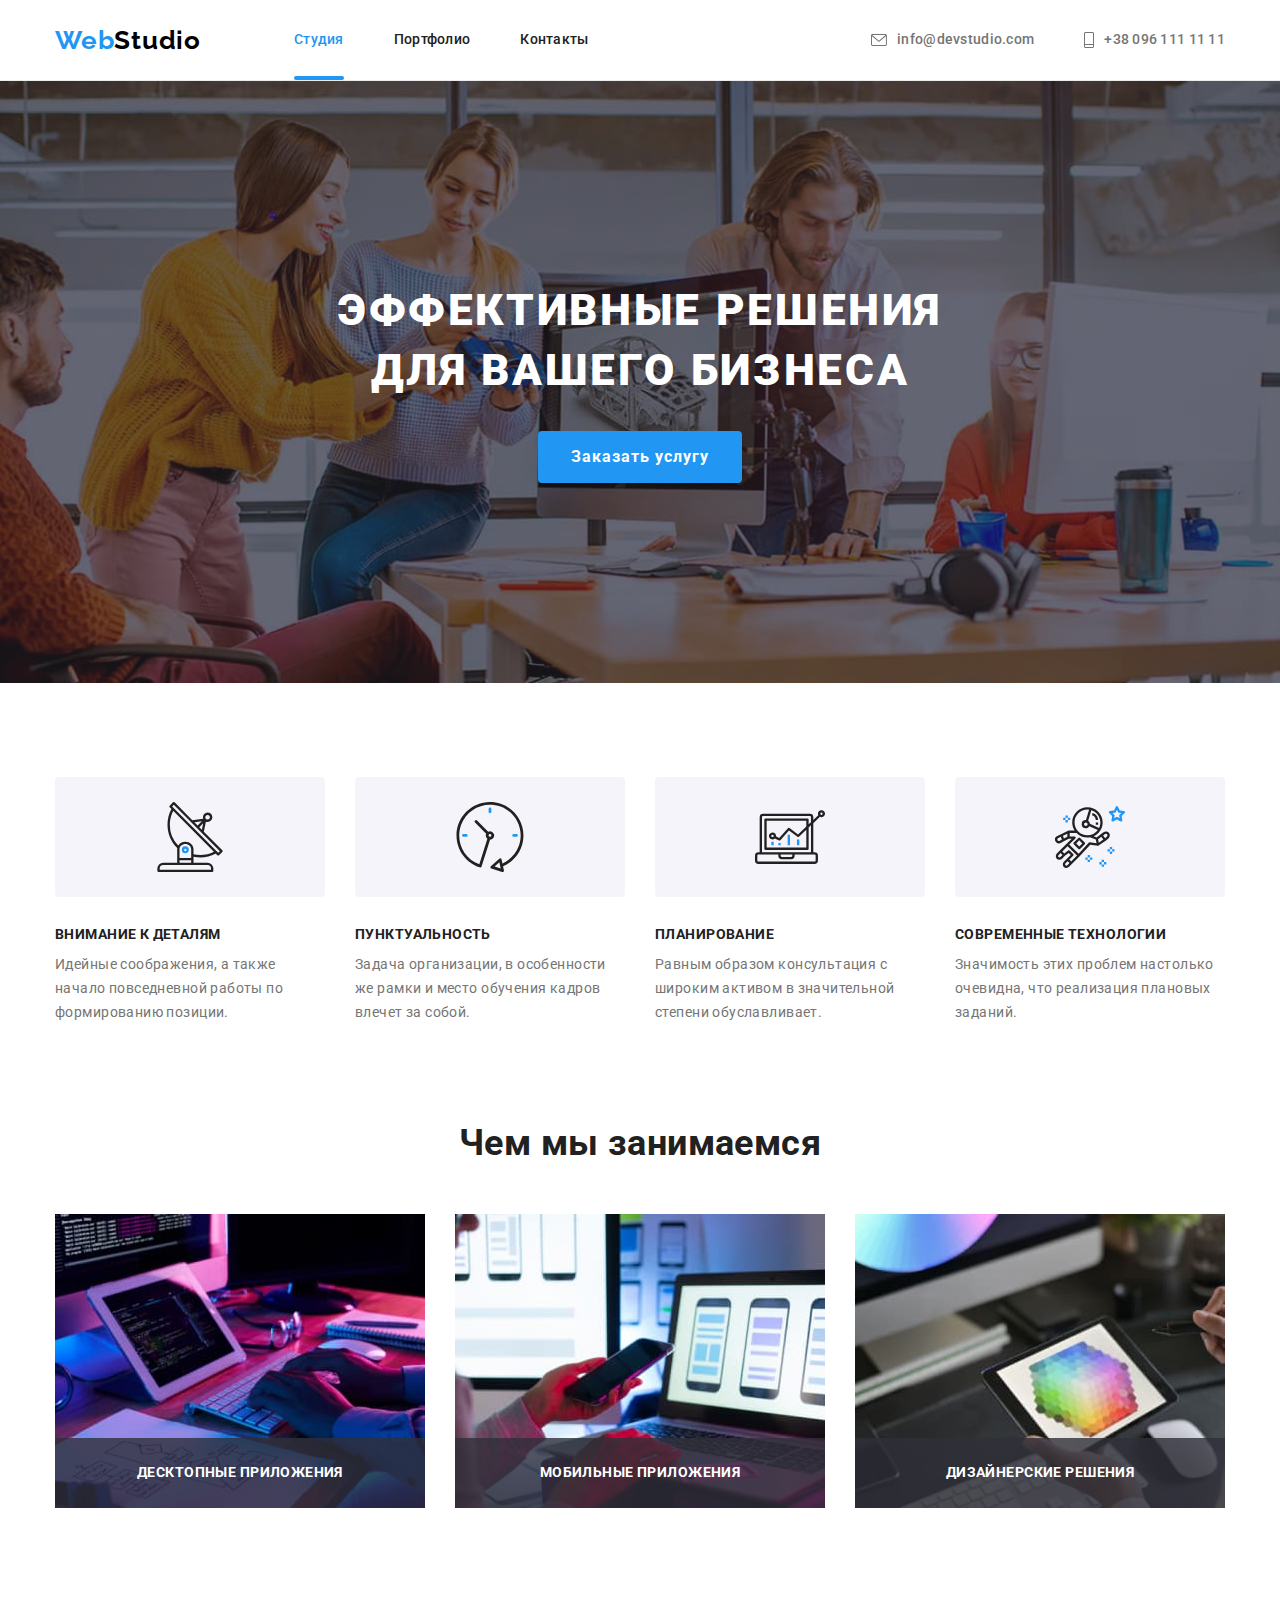
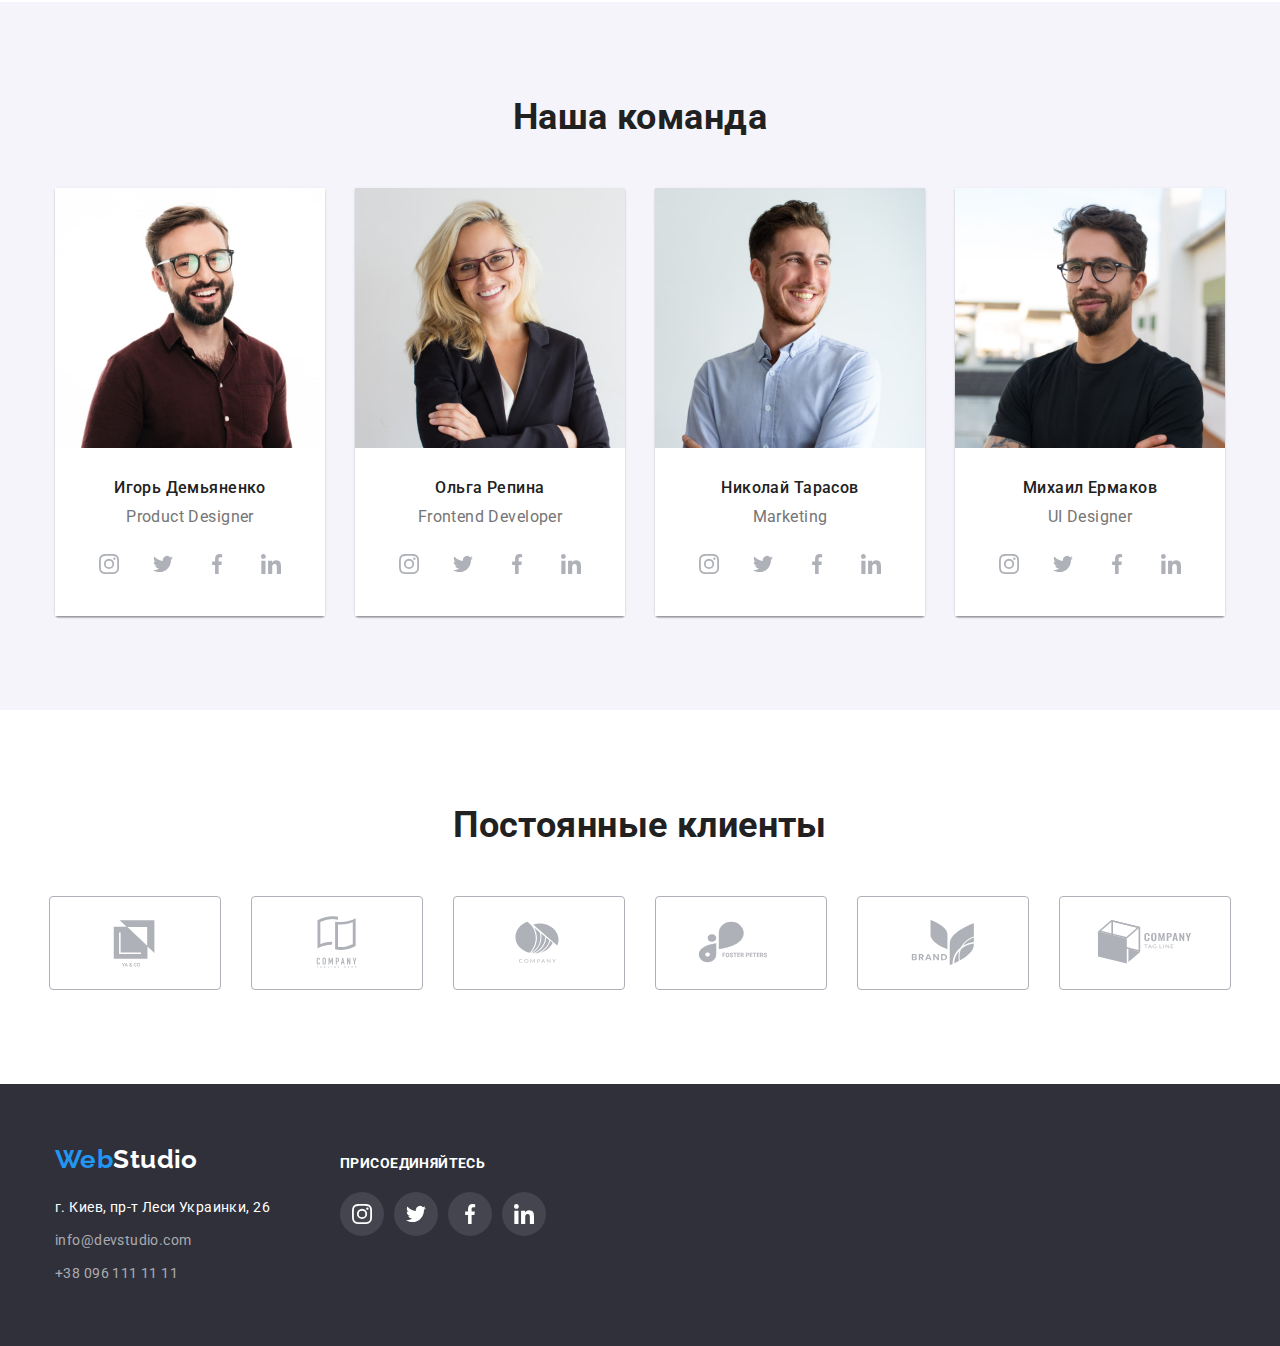
<file: index.html>
<!DOCTYPE html>
<html lang="ru">
<head>
    <meta charset="UTF-8">
    <meta http-equiv="X-UA-Compatible" content="IE=edge">
    <meta name="viewport" content="width=device-width, initial-scale=1.0">
    <title>Studia</title>

    <link rel="preconnect" href="https://fonts.googleapis.com">
    <link rel="preconnect" href="https://fonts.gstatic.com" crossorigin>
    <link href="https://fonts.googleapis.com/css2?family=Raleway:wght@700&family=Roboto:wght@400;500;700;900&display=swap"
        rel="stylesheet">

    <link rel="stylesheet" href="https://cdnjs.cloudflare.com/ajax/libs/modern-normalize/1.1.0/modern-normalize.min.css">

    <link rel="stylesheet" href="./css/styles.css">    
</head>
<body>
    <!-- Шапка сайта -->
    <header class="header">
        <div class="container main-nav">
            <nav class="logo-nav">
                <!-- Логотип -->
                <a lang="en" href="" class="header-logo link"><span>Web</span>Studio</a>
            
                <!-- Список ссылок на другие страницы проекта -->
                <ul class="site-nav list">
                    <li class="item"><a href="./index.html" class="link current">Студия</a></li>
                    <li class="item"><a href="./portfolio.html" class="link">Портфолио</a></li>
                    <li class="item"><a href="" class="link">Контакты</a></li>
                </ul>
            </nav>
            
            <!-- Контактные данные -->
            <ul class="contact-nav list">
                <li class="item">
                    <a href="mailto:info@devstudio.com" class="link">
                        <svg class="link-icon" width="16" height="12">
                            <use href="./images/icons.svg#icon-letter"></use>
                        </svg>
                        info@devstudio.com
                    </a>
                </li>
                <li class="item">
                    <a href="tel:+380961111111" class="link">
                        <svg class="link-icon" width="10" height="16">
                            <use href="./images/icons.svg#icon-phone"></use>
                        </svg>
                        +38 096 111 11 11
                    </a>
                </li>
            </ul>
        </div>
    </header>

    <!-- Основной контент страницы -->
    <main>
        <!-- Герой -->
        <section class="hero">            
            <h1 class="hero-title">Эффективные решения для вашего бизнеса</h1>
            <button type="button" class="button primary" data-modal-open>Заказать услугу</button>
        </section>

        <!-- Наши особенности -->
        <section class="section">
            <div class="container">
                <h2 class="features-title hidden">Особенности</h2>
                <ul class="features-list list">
                    <li class="item">
                        <div class="features-icon icon-sputnik">
                            <svg class="link-icon" width="70" height="70">
                                <use href="./images/icons.svg#icon-sputnik"></use>
                            </svg>
                        </div>
                        <h3 class="title">Внимание к деталям</h3>
                        <p>Идейные соображения, а также начало повседневной работы по формированию позиции.</p>
                    </li>
                    <li class="item">
                        <div class="features-icon icon-clock">
                            <svg class="link-icon" width="70" height="70">
                                <use href="./images/icons.svg#icon-clock"></use>
                            </svg>
                        </div>
                        <h3 class="title">Пунктуальность</h3>
                        <p>Задача организации, в особенности же рамки и место обучения кадров влечет за собой.</p>
                    </li>
                    <li class="item">
                        <div class="features-icon icon-computer">
                            <svg class="link-icon" width="70" height="70">
                                <use href="./images/icons.svg#icon-computer"></use>
                            </svg>
                        </div>
                        <h3 class="title">Планирование</h3>
                        <p>Равным образом консультация с широким активом в значительной степени обуславливает.</p>
                    </li>
                    <li class="item">
                        <div class="features-icon icon-astronaut">
                            <svg class="link-icon" width="70" height="70">
                                <use href="./images/icons.svg#icon-astronaut"></use>
                            </svg>
                        </div>
                        <h3 class="title">Современные технологии</h3>
                        <p>Значимость этих проблем настолько очевидна, что реализация плановых заданий.</p>
                    </li>
                </ul>
            </div>
        </section>

        <!-- Примеры работ -->
        <section class="section section-no-padding">
            <div class="container">
                <h2 class="examples-title title">Чем мы занимаемся</h2>
                <ul class="examples-list list">
                    <li class="item"><img width="370" height="294" src="./images/example1.jpg" alt="Стол с планшетом и клавиатурой">
                        <div class="examples-list-container">
                            <p>Десктопные приложения</p>
                        </div>
                    </li>
                    <li class="item"><img width="370" height="294" src="./images/example2.jpg" alt="Ноутбук и телефон">
                        <div class="examples-list-container">
                            <p>Мобильные приложения</p>
                        </div>
                    </li>
                    <li class="item"><img width="370" height="294" src="./images/example3.jpg" alt="Планшет">
                        <div class="examples-list-container">
                            <p>Дизайнерские решения</p>
                        </div>
                    </li>               
                </ul>
            </div>
        </section>

        <!-- Наши пиццамейкеры -->
        <section class="section last-section">
            <div class="container">
                <h2 class="team-title title">Наша команда</h2>
                <ul class="team-list list">
                    <li class="item">
                        <img width="270" height="260" src="./images/photo1.jpg" alt="Фотография Игоря Демьяненко">
                        <div class="team-list-container">
                            <h3 class="title">Игорь Демьяненко</h3>
                            <p lang="en"> Product Designer</p>
                            <ul class="team-contacts list">
                                <li class="team-item">
                                    <a href="Instagram" class="team-link link">
                                        <svg class="team-icon" width="20" height="20">
                                            <use href="./images/icons.svg#icon-instagram"></use>
                                        </svg>
                                    </a>
                                </li>
                                <li class="team-item">
                                    <a href="Twitter" class="team-link link">
                                        <svg class="team-icon" width="20" height="20">
                                            <use href="./images/icons.svg#icon-twitter"></use>
                                        </svg>
                                    </a>
                                </li>
                                <li class="team-item">
                                    <a href="Facebook" class="team-link link">
                                        <svg class="team-icon" width="20" height="20">
                                            <use href="./images/icons.svg#icon-facebook"></use>
                                        </svg>
                                    </a>
                                </li>
                                <li class="team-item">
                                    <a href="LinkedIn" class="team-link link">
                                        <svg class="team-icon" width="20" height="20">
                                            <use href="./images/icons.svg#icon-linkedin"></use>
                                        </svg>
                                    </a>
                                </li>
                            </ul>
                        </div>
                    </li>
                    <li class="item">
                        <img width="270" height="260" src="./images/photo2.jpg" alt="Фотография Ольги Репиной">
                        <div class="team-list-container">
                            <h3 class="title">Ольга Репина</h3>
                            <p lang="en">Frontend Developer</p>
                            <ul class="team-contacts list">
                                <li class="team-item">
                                    <a href="Instagram" class="team-link link">
                                        <svg class="team-icon" width="20" height="20">
                                            <use href="./images/icons.svg#icon-instagram"></use>
                                        </svg>
                                    </a>
                                </li>
                                <li class="team-item">
                                    <a href="Twitter" class="team-link link">
                                        <svg class="team-icon" width="20" height="20">
                                            <use href="./images/icons.svg#icon-twitter"></use>
                                        </svg>
                                    </a>
                                </li>
                                <li class="team-item">
                                    <a href="Facebook" class="team-link link">
                                        <svg class="team-icon" width="20" height="20">
                                            <use href="./images/icons.svg#icon-facebook"></use>
                                        </svg>
                                    </a>
                                </li>
                                <li class="team-item">
                                    <a href="LinkedIn" class="team-link link">
                                        <svg class="team-icon" width="20" height="20">
                                            <use href="./images/icons.svg#icon-linkedin"></use>
                                        </svg>
                                    </a>
                                </li>
                            </ul>
                        </div>                        
                    </li>
                    <li class="item">
                        <img width="270" height="260" src="./images/photo3.jpg" alt="Фотография Николая Тарасова">
                        <div class="team-list-container">
                            <h3 class="title">Николай Тарасов</h3>
                            <p lang="en">Marketing</p>
                            <ul class="team-contacts list">
                                <li class="team-item">
                                    <a href="Instagram" class="team-link link">
                                        <svg class="team-icon" width="20" height="20">
                                            <use href="./images/icons.svg#icon-instagram"></use>
                                        </svg>
                                    </a>
                                </li>
                                <li class="team-item">
                                    <a href="Twitter" class="team-link link">
                                        <svg class="team-icon" width="20" height="20">
                                            <use href="./images/icons.svg#icon-twitter"></use>
                                        </svg>
                                    </a>
                                </li>
                                <li class="team-item">
                                    <a href="Facebook" class="team-link link">
                                        <svg class="team-icon" width="20" height="20">
                                            <use href="./images/icons.svg#icon-facebook"></use>
                                        </svg>
                                    </a>
                                </li>
                                <li class="team-item">
                                    <a href="LinkedIn" class="team-link link">
                                        <svg class="team-icon" width="20" height="20">
                                            <use href="./images/icons.svg#icon-linkedin"></use>
                                        </svg>
                                    </a>
                                </li>
                            </ul>
                        </div>                        
                    </li>
                    <li class="item">
                        <img width="270" height="260" src="./images/photo4.jpg" alt="Фотография Михаила Ермакова">
                        <div class="team-list-container">
                            <h3 class="title">Михаил Ермаков</h3>
                            <p lang="en">UI Designer</p>
                            <ul class="team-contacts list">
                                <li class="team-item">
                                    <a href="Instagram" class="team-link link">
                                        <svg class="team-icon" width="20" height="20">
                                            <use href="./images/icons.svg#icon-instagram"></use>
                                        </svg>
                                    </a>
                                </li>
                                <li class="team-item">
                                    <a href="Twitter" class="team-link link">
                                        <svg class="team-icon" width="20" height="20">
                                            <use href="./images/icons.svg#icon-twitter"></use>
                                        </svg>
                                    </a>
                                </li>
                                <li class="team-item">
                                    <a href="Facebook" class="team-link link">
                                        <svg class="team-icon" width="20" height="20">
                                            <use href="./images/icons.svg#icon-facebook"></use>
                                        </svg>
                                    </a>
                                </li>
                                <li class="team-item">
                                    <a href="LinkedIn" class="team-link link">
                                        <svg class="team-icon" width="20" height="20">
                                            <use href="./images/icons.svg#icon-linkedin"></use>
                                        </svg>
                                    </a>
                                </li>
                            </ul>
                        </div>                        
                    </li>
                </ul>
            </div>
        </section>

        <!-- Наши клиенты -->
        <section class="section clients">
            <div class="container">
                <h2 class="clients-title title">Постоянные клиенты</h2>
                <ul class="clients-list list">
                    <li class="clients-item item">
                        <a href="" class="link">
                            <svg class="clients-icon" width="106" height="60">
                                <use href="./images/icons.svg#icon-client1"></use>
                            </svg>
                        </a>
                    </li>
                    <li class="clients-item item">
                        <a href="" class="link">
                            <svg class="clients-icon" width="106" height="60">
                                <use href="./images/icons.svg#icon-client2"></use>
                            </svg>
                        </a>
                    </li>
                    <li class="clients-item item">
                        <a href="" class="link">
                            <svg class="clients-icon" width="106" height="60">
                                <use href="./images/icons.svg#icon-client3"></use>
                            </svg>
                        </a>
                    </li>
                    <li class="clients-item item">
                        <a href="" class="link">
                            <svg class="clients-icon" width="106" height="60">
                                <use href="./images/icons.svg#icon-client4"></use>
                            </svg>
                        </a>
                    </li>
                    <li class="clients-item item">
                        <a href="" class="link">
                            <svg class="clients-icon" width="106" height="60">
                                <use href="./images/icons.svg#icon-client5"></use>
                            </svg>
                        </a>
                    </li>
                    <li class="clients-item item">
                        <a href="" class="link">
                            <svg class="clients-icon" width="106" height="60">
                                <use href="./images/icons.svg#icon-client6"></use>
                            </svg>
                        </a>
                    </li>
                </ul>
            </div>
        </section>
    </main>

    <!-- Подвал страницы -->
    <footer class="footer">
        <div class="container">
            <!-- Логотип -->
            <div class="footer-adress">
                <a lang="en" href="" class="footer-logo link"><span>Web</span>Studio</a>
                
                <!-- Адрес компании -->
                <address class="address">
                    <ul class="address-nav list">
                        <li class="item"><a href="" class="link first">г. Киев, пр-т Леси Украинки, 26</a></li>
                        <li class="item"><a href="mailto:info@devstudio.com" class="link second">info@devstudio.com</a></li>
                        <li class="item"><a href="tel:+380961111111" class="link second">+38 096 111 11 11</a></li>
                    </ul>
                </address>
            </div>
            <div class="join-us">
                <p class="join-us-title title">Присоединяйтесь</p>
                <ul class="footer-contacts list">
                    <li class="team-item footer-item">
                        <a href="Instagram" class="social-link link">
                            <svg class="team-icon" width="20" height="20">
                                <use href="./images/icons.svg#icon-instagram"></use>
                            </svg>
                        </a>
                    </li>
                    <li class="team-item footer-item">
                        <a href="Twitter" class="social-link link">
                            <svg class="team-icon" width="20" height="20">
                                <use href="./images/icons.svg#icon-twitter"></use>
                            </svg>
                        </a>
                    </li>
                    <li class="team-item footer-item">
                        <a href="Facebook" class="social-link link">
                            <svg class="team-icon" width="20" height="20">
                                <use href="./images/icons.svg#icon-facebook"></use>
                            </svg>
                        </a>
                    </li>
                    <li class="team-item footer-item">
                        <a href="LinkedIn" class="social-link link">
                            <svg class="team-icon" width="20" height="20">
                                <use href="./images/icons.svg#icon-linkedin"></use>
                            </svg>
                        </a>
                    </li>
                </ul>
            </div>            
        </div>
    </footer>

    <div class="backdrop is-hidden" data-modal>
        <div class="modal">
            <button type="button" class="close-button button" data-modal-close>
                <svg class="icon icon-close" width="30" height="30">
                    <use href="./images/icons.svg#icon-close"></use>
                </svg>
            </button>
        </div>
    </div>

    <script src="./js/header.js"></script>
    <script src="./js/modal.js"></script>
</body>
</html>
</file>
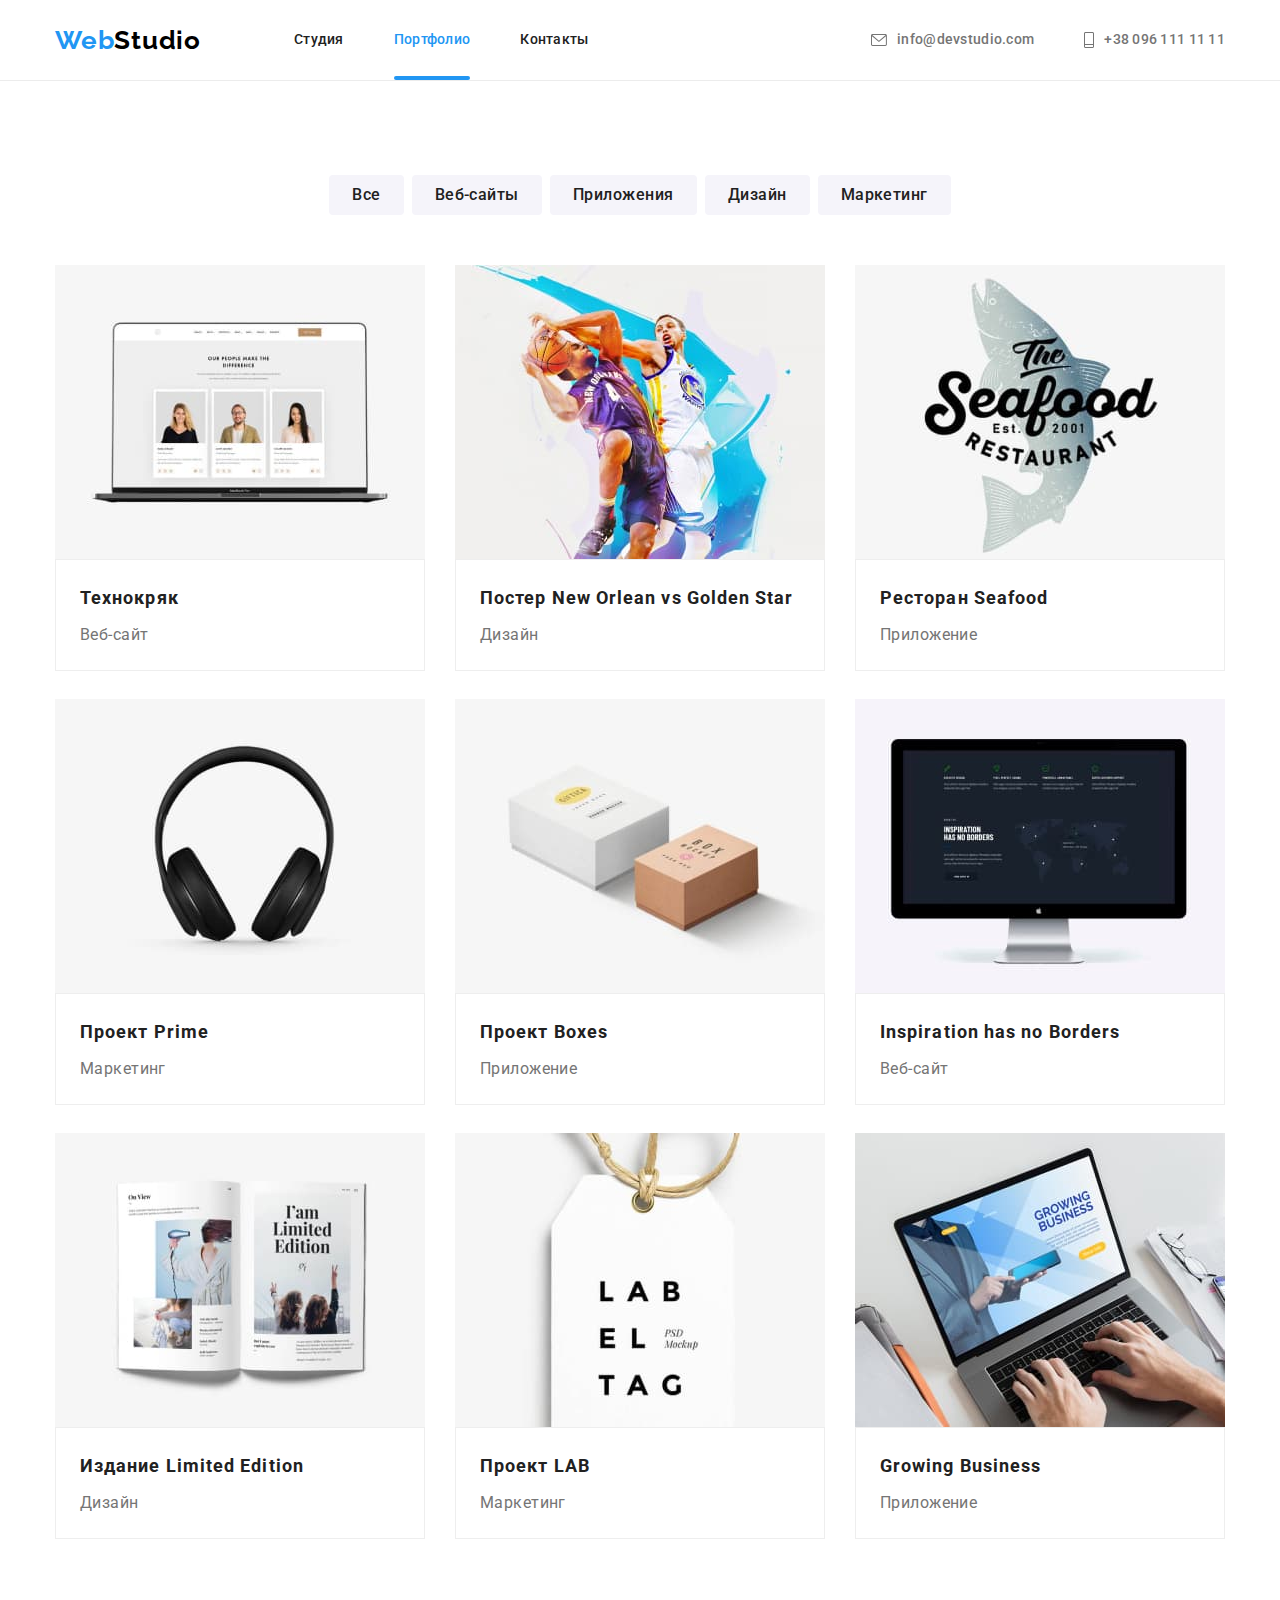
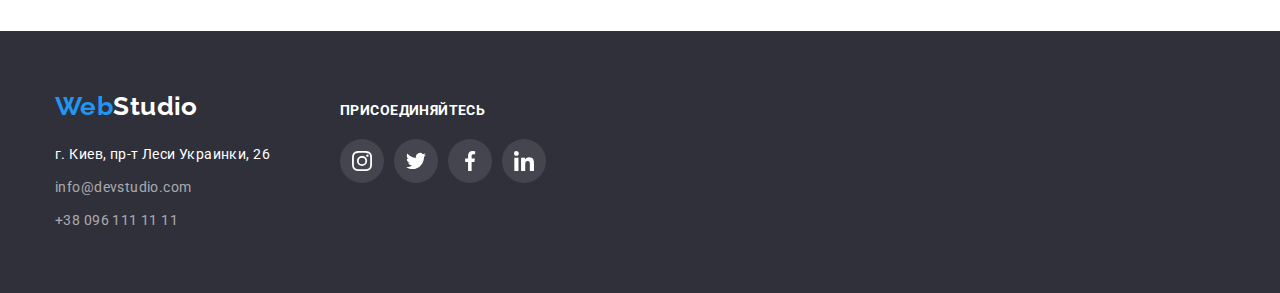
<file: portfolio.html>
<!DOCTYPE html>
<html lang="ru">
<head>
    <meta charset="UTF-8">
    <meta http-equiv="X-UA-Compatible" content="IE=edge">
    <meta name="viewport" content="width=device-width, initial-scale=1.0">
    <title>Portfolio</title>

    <link rel="preconnect" href="https://fonts.googleapis.com">
    <link rel="preconnect" href="https://fonts.gstatic.com" crossorigin>
    <link href="https://fonts.googleapis.com/css2?family=Raleway:wght@700&family=Roboto:wght@400;500;700;900&display=swap"
        rel="stylesheet">
    
    <link rel="stylesheet" href="https://cdnjs.cloudflare.com/ajax/libs/modern-normalize/1.1.0/modern-normalize.min.css">
    
    <link rel="stylesheet" href="./css/styles.css">
</head>
<body>
    <!-- Шапка сайта -->
    <header class="header">
        <div class="container main-nav">
            <nav class="logo-nav">
                <!-- Логотип -->
                <a lang="en" href="" class="header-logo link"><span>Web</span>Studio</a>
    
                <!-- Список ссылок на другие страницы проекта -->
                <ul class="site-nav list">
                    <li class="item"><a href="./index.html" class="link">Студия</a></li>
                    <li class="item"><a href="./portfolio.html" class="link current">Портфолио</a></li>
                    <li class="item"><a href="" class="link">Контакты</a></li>
                </ul>
            </nav>
    
            <!-- Контактные данные -->
            <ul class="contact-nav list">
                <li class="item">
                    <a href="mailto:info@devstudio.com" class="link">
                        <svg class="link-icon" width="16" height="12">
                            <use href="./images/icons.svg#icon-letter"></use>
                        </svg>
                        info@devstudio.com
                    </a>
                </li>
                <li class="item">
                    <a href="tel:+380961111111" class="link">
                        <svg class="link-icon" width="10" height="16">
                            <use href="./images/icons.svg#icon-phone"></use>
                        </svg>
                        +38 096 111 11 11
                    </a>
                </li>
            </ul>
        </div>
    </header>

    <!-- Основной контент страницы -->
    <main>
        <section class="section">
            <div class="container">
                <h1 class="portfolio-title hidden">Портфолио</h1>
                
                <!-- Список кнопок-фильтров -->
                <ul class="buttons-list list">
                    <li class="item"><button type="button" class="button secondary">Все</button></li>
                    <li class="item"><button type="button" class="button secondary">Веб-сайты</button></li>
                    <li class="item"><button type="button" class="button secondary">Приложения</button></li>
                    <li class="item"><button type="button" class="button secondary">Дизайн</button></li>
                    <li class="item"><button type="button" class="button secondary">Маркетинг</button></li>
                </ul>
                
                <!-- Список примеров работ -->
                <ul class="portfolio-list list">
                    <li class="item">
                        <a href="" class="link">
                            <div class="portfolio-list-description">
                                <img width="370" height="294" src="./images/portfolio1.jpg" alt="Дизайн страницы с сотрудниками">
                                <p class="description">Технокряк это современная площадка распространения коронавируса. Компании
                                используют эту платформу для
                                цифрового шпионажа и атак на защищённые сервера конкурентов.</p>
                            </div>
                            <div class="portfolio-list-container">
                                <h2 class="title">Технокряк</h2>
                                <p class="portfolio-description">Веб-сайт</p>
                            </div>
                        </a>
                    </li>
                    <li class="item">
                        <a href="" class="link">
                            <div class="portfolio-list-description">
                                <img width="370" height="294" src="./images/portfolio2.jpg" alt="Два баскетболиста">
                                <p class="description">Технокряк это современная площадка распространения коронавируса. Компании
                                    используют эту платформу для
                                    цифрового шпионажа и атак на защищённые сервера конкурентов.</p>
                            </div>
                            <div class="portfolio-list-container">
                                <h2 class="title">Постер <span lang="en">New Orlean vs Golden Star</span></h2>
                                <p class="portfolio-description">Дизайн</p>
                            </div>                            
                        </a>
                    </li>
                    <li class="item">
                        <a href="" class="link">
                            <div class="portfolio-list-description">
                                <img width="370" height="294" src="./images/portfolio3.jpg" alt="Рыба и название ресторана">
                                <p class="description">Технокряк это современная площадка распространения коронавируса. Компании
                                    используют эту платформу для
                                    цифрового шпионажа и атак на защищённые сервера конкурентов.</p>
                            </div>
                            <div class="portfolio-list-container">
                                <h2 class="title">Ресторан <span lang="en">Seafood</span></h2>
                                <p class="portfolio-description">Приложение</p>
                            </div>                            
                        </a>
                    </li>
                    <li class="item">
                        <a href="" class="link">
                            <div class="portfolio-list-description">
                                <img width="370" height="294" src="./images/portfolio4.jpg" alt="Наушники">
                                <p class="description">Технокряк это современная площадка распространения коронавируса. Компании
                                    используют эту платформу для
                                    цифрового шпионажа и атак на защищённые сервера конкурентов.</p>
                            </div>
                            <div class="portfolio-list-container">
                                <h2 class="title">Проект <span lang="en">Prime</span></h2>
                                <p class="portfolio-description">Маркетинг</p>
                            </div>                            
                        </a>
                    </li>
                    <li class="item">
                        <a href="" class="link">
                            <div class="portfolio-list-description">
                                <img width="370" height="294" src="./images/portfolio5.jpg" alt="Две коробки">
                                <p class="description">Технокряк это современная площадка распространения коронавируса. Компании
                                    используют эту платформу для
                                    цифрового шпионажа и атак на защищённые сервера конкурентов.</p>
                            </div>
                            <div class="portfolio-list-container">
                                <h2 class="title">Проект <span lang="en">Boxes</span></h2>
                                <p class="portfolio-description">Приложение</p>
                            </div>                            
                        </a>
                    </li>
                    <li class="item">
                        <a href="" class="link">
                            <div class="portfolio-list-description">
                                <img width="370" height="294" src="./images/portfolio6.jpg" alt="Монитор с запущенным сайтом">
                                <p class="description">Технокряк это современная площадка распространения коронавируса. Компании
                                    используют эту платформу для
                                    цифрового шпионажа и атак на защищённые сервера конкурентов.</p>
                            </div>
                            <div class="portfolio-list-container">
                                <h2 class="title" lang="en">Inspiration has no Borders</h2>
                                <p class="portfolio-description">Веб-сайт</p>
                            </div>                            
                        </a>
                    </li>
                    <li class="item">
                        <a href="" class="link">
                            <div class="portfolio-list-description">
                            <img width="370" height="294" src="./images/portfolio7.jpg" alt="Книга">
                            <p class="description">Технокряк это современная площадка распространения коронавируса. Компании
                                используют эту платформу для
                                цифрового шпионажа и атак на защищённые сервера конкурентов.</p>
                            </div>
                            <div class="portfolio-list-container">
                                <h2 class="title">Издание <span lang="en">Limited Edition</span></h2>
                                <p class="portfolio-description">Дизайн</p>
                            </div>
                        </a>
                    </li>
                    <li class="item">
                        <a href="" class="link">
                            <div class="portfolio-list-description">
                                <img width="370" height="294" src="./images/portfolio8.jpg" alt="Бирка с надписью">
                                <p class="description">Технокряк это современная площадка распространения коронавируса. Компании
                                    используют эту платформу для
                                    цифрового шпионажа и атак на защищённые сервера конкурентов.</p>
                            </div>
                            <div class="portfolio-list-container">
                                <h2 class="title">Проект <span lang="en">LAB</span></h2>
                                <p class="portfolio-description">Маркетинг</p>
                            </div>
                        </a>
                    </li>
                    <li class="item">
                        <a href="" class="link">
                            <div class="portfolio-list-description">
                                <img width="370" height="294" src="./images/portfolio9.jpg" alt="Ноутбук с запущенным сайтом">
                                <p class="description">Технокряк это современная площадка распространения коронавируса. Компании
                                    используют эту платформу для
                                    цифрового шпионажа и атак на защищённые сервера конкурентов.</p>
                            </div>
                            <div class="portfolio-list-container">
                                <h2 class="title" lang="en">Growing Business</h2>
                                <p class="portfolio-description">Приложение</p>
                            </div>                            
                        </a>
                    </li>
                </ul>
            </div>
        </section>              
    </main>

    <!-- Подвал страницы -->
    <footer class="footer">
        <div class="container">
            <!-- Логотип -->
            <div class="footer-adress">
                <a lang="en" href="" class="footer-logo link"><span>Web</span>Studio</a>
    
                <!-- Адрес компании -->
                <address class="address">
                    <ul class="address-nav list">
                        <li class="item"><a href="" class="link first">г. Киев, пр-т Леси Украинки, 26</a></li>
                        <li class="item"><a href="mailto:info@devstudio.com" class="link second">info@devstudio.com</a></li>
                        <li class="item"><a href="tel:+380961111111" class="link second">+38 096 111 11 11</a></li>
                    </ul>
                </address>
            </div>
            <div class="join-us">
                <p class="join-us-title title">Присоединяйтесь</p>
                <ul class="footer-contacts list">
                    <li class="team-item footer-item">
                        <a href="Instagram" class="social-link link">
                            <svg class="team-icon" width="20" height="20">
                                <use href="./images/icons.svg#icon-instagram"></use>
                            </svg>
                        </a>
                    </li>
                    <li class="team-item footer-item">
                        <a href="Twitter" class="social-link link">
                            <svg class="team-icon" width="20" height="20">
                                <use href="./images/icons.svg#icon-twitter"></use>
                            </svg>
                        </a>
                    </li>
                    <li class="team-item footer-item">
                        <a href="Facebook" class="social-link link">
                            <svg class="team-icon" width="20" height="20">
                                <use href="./images/icons.svg#icon-facebook"></use>
                            </svg>
                        </a>
                    </li>
                    <li class="team-item footer-item">
                        <a href="LinkedIn" class="social-link link">
                            <svg class="team-icon" width="20" height="20">
                                <use href="./images/icons.svg#icon-linkedin"></use>
                            </svg>
                        </a>
                    </li>
                </ul>
            </div>
        </div>
    </footer>
    <script src="./js/header.js"></script>
</body>
</html>
</file>
<file: css/styles.css>
/* цвет основного текста #757575 */
/* цвет заголовков #212121 */
/* белый #FFFFFF */
/* акцент #2196F3 */
/* альтернативный цвет фона #F5F4FA */
/* цвет фона хедера #FFFFFF */
/* цвет фона футера #2F303A */
/* черный #000000 */
/* контакты в футере rgba(255, 255, 255, 0.6) */

:root {
  --primary-text-color: #757575;
  --title-text-color: #212121;
  --accent-color: #2196f3;
  --primary-white-color: #ffffff;
  --secondary-background-color: #f5f4fa;
  --footer-backgroud-color: #2f303a;
  --primary-black-color: #000000;
  --footer-contacts-color: rgba(255, 255, 255, 0.6);
}

/* Задаём основной цвет текста, фона и шрифт на странице */
body {
  color: var(--primary-text-color);
  background-color: var(--primary-white-color);

  font-family: Roboto, sans-serif;
  font-size: 14px;
  line-height: 1.71;
  letter-spacing: 0.03em;
}

.container {
  margin-left: auto;
  margin-right: auto;
  width: 1200px;
  padding-left: 15px;
  padding-right: 15px;
  /* outline: 2px solid tomato; */
}

/* Убираем подчёркивания и точки списка, задаём глобальные значения классов */
.link {
  display: inline-block;
  text-decoration: none;
}

.list {
  margin: 0;
  padding: 0;
  list-style: none;
}

img {
  display: block;
}

/* ОФОРМЛЕНИЕ ХЕДЕРА */
.header {
  position: fixed;
  width: 100%;
  top: 0;
  left: 0;
  min-height: 80px;
  z-index: 50;

  color: var(--title-text-color);
  background-color: var(--primary-white-color);

  font-weight: 500;
  font-size: 14px;
  line-height: 1.14;
  letter-spacing: 0.02em;

  border-bottom: 1px solid #ececec;
}

/* Логотип в хедере */
.header-logo {
  color: var(--primary-black-color);

  font-family: Raleway, sans-serif;
  font-weight: 700;
  font-size: 26px;
  line-height: 1.19;
  letter-spacing: 0.03em;
}
.header-logo > span {
  color: var(--accent-color);
}

/* Меню навигации и контактов */
.container.main-nav {
  display: flex;
  align-items: center;
}

.header-logo.link {
  margin-right: 93px;
  display: block;
}

.logo-nav {
  display: flex;
  align-items: center;
}

.site-nav {
  display: flex;
}

.site-nav .item + .item {
  margin-left: 50px;
}

.contact-nav {
  display: flex;
  margin-left: auto;
  align-items: center;
}

.contact-nav .item + .item {
  margin-left: 50px;
}

.site-nav .link {
  position: relative;
  display: inline-flex;
  padding-top: 32px;
  padding-bottom: 32px;

  color: var(--title-text-color);

  transition: color 250ms cubic-bezier(0.4, 0, 0.2, 1);

  /* transition-property: color;
  transition-duration: 250ms;
  transition-timing-function: cubic-bezier(0.4, 0, 0.2, 1); */
}

.site-nav .link::after {
  position: absolute;
  bottom: 0;
  left: 0;

  display: inline-block;
  content: '';
  width: 100%;
  height: 4px;

  border-radius: 2px;
  background-color: var(--accent-color);

  opacity: 0;
  transform: scaleX(0);
  transition: transform 250ms cubic-bezier(0.4, 0, 0.2, 1);

  /* transition-property: opacity;
  transition-duration: 250ms;
  transition-timing-function: cubic-bezier(0.4, 0, 0.2, 1); */
}

.site-nav .link:hover::after,
.site-nav .link:focus::after {
  opacity: 1;
  transform: scaleX(1);
}

.contact-nav .link {
  display: inline-flex;
  padding-top: 32px;
  padding-bottom: 32px;

  fill: var(--primary-text-color);
  color: var(--primary-text-color);
  align-items: center;

  transition: color 250ms cubic-bezier(0.4, 0, 0.2, 1),
    fill 250ms cubic-bezier(0.4, 0, 0.2, 1);
}

.contact-nav .link-icon {
  margin-right: 10px;
}

.site-nav .link:hover,
.site-nav .link:focus,
.contact-nav .link:hover,
.contact-nav .link:focus {
  color: var(--accent-color);
  fill: var(--accent-color);
}

.link.current {
  position: relative;

  color: var(--accent-color);
}

.link.current::after {
  position: absolute;
  bottom: 0;
  left: 0;

  display: inline-block;
  content: '';
  width: 100%;
  height: 4px;

  border-radius: 2px;
  background-color: var(--accent-color);
  opacity: 1;
  transform: scaleX(1);
}

/* ОФОРМЛЕНИЕ МЭЙНА */
/* основной заголовок страницы */
.hero {
  margin-left: auto;
  margin-right: auto;
  max-width: 1600px;
  background-color: var(--footer-backgroud-color);
  text-align: center;
  padding-top: 200px;
  padding-bottom: 200px;
  background-image: linear-gradient(
      to right,
      rgba(47, 48, 58, 0.4),
      rgba(47, 48, 58, 0.4)
    ),
    url(../images/hero.jpg);
  background-repeat: no-repeat;
  background-position: center;
  background-size: cover;
}

.hero-title {
  margin-top: 0;
  margin-bottom: 0px;
  margin-left: auto;
  margin-right: auto;
  width: 696px;
  min-height: 120px;

  color: var(--primary-white-color);

  font-weight: 900;
  font-size: 44px;
  line-height: 1.36;
  text-transform: uppercase;
  letter-spacing: 0.06em;
}

.hidden {
  position: absolute;
  white-space: nowrap;
  width: 1px;
  height: 1px;
  overflow: hidden;
  border: 0;
  padding: 0;
  clip: rect(0 0 0 0);
  clip-path: inset(50%);
  margin: -1px;
}

.section {
  padding-top: 94px;
  padding-bottom: 94px;
}
.section.last-section {
  padding-top: 0;
  background-color: var(--secondary-background-color);
}

.section-no-padding {
  padding-top: 0;
}

/* Наши особенности, примеры, пиццамейкеры, портфолио */
.features-list {
  display: flex;
  flex-wrap: wrap;
}

.features-list .item {
  width: 270px;
  height: 251px;
  margin-right: 30px;
}

.features-icon {
  display: flex;
  height: 120px;
  background-color: var(--secondary-background-color);
  border-radius: 4px;
  align-items: center;
  justify-content: center;
}

.features-list .item:last-child {
  margin-right: 0;
}

.features-list .title {
  text-transform: uppercase;
  margin-top: 30px;
  margin-bottom: 0;

  font-size: 14px;
  line-height: 1.14;
}

.features-list p {
  margin-top: 10px;
  margin-bottom: 0;
}

.examples-title,
.clients-title {
  margin-top: 0;
  margin-bottom: 0;
}

.examples-list {
  margin-top: 50px;
  display: flex;
  margin-bottom: 0;
}

.examples-list .item {
  margin-right: 30px;
}

.examples-list .item:last-child {
  margin-right: 0;
}

.examples-list img {
  display: block;
}

.examples-list .item {
  position: relative;
  display: flex;
}

.examples-list-container {
  left: 0;
  bottom: 0;
  position: absolute;
  display: flex;
  justify-content: center;
  min-height: 70px;
  width: 100%;
  background-color: rgba(47, 48, 58, 0.8);
  align-items: center;
}

.examples-list-container p {
  text-align: center;
  margin: 0;
  font-weight: 700;
  font-size: 14px;
  line-height: 1.14;
  letter-spacing: 0.03em;
  text-transform: uppercase;
  color: var(--primary-white-color);
}

.team-title {
  margin-top: 0;
  margin-bottom: 0;
  padding-top: 94px;
}

.team-list {
  margin-top: 50px;
  display: flex;
  flex-wrap: wrap;
}

.team-list .item {
  margin-right: 30px;
  box-shadow: 0px 1px 3px rgba(0, 0, 0, 0.12), 0px 1px 1px rgba(0, 0, 0, 0.14),
    0px 2px 1px rgba(0, 0, 0, 0.2);
  border-radius: 0px 0px 4px 4px;
}

.team-list .item:last-child {
  margin-right: 0;
}

.team-list .title {
  font-weight: 500;
  font-size: 16px;
  line-height: 1.19;
  margin: 0;
}

.team-list p {
  font-size: 16px;
  line-height: 1.19;
  margin-top: 10px;
  margin-bottom: 0;
}

.team-list-container {
  text-align: center;
  padding-top: 30px;
  padding-bottom: 30px;
  background-color: var(--primary-white-color);
}

.team-contacts {
  display: flex;
  justify-content: center;
  margin-top: 16px;
}

.team-item + .team-item {
  margin-left: 10px;
}

.team-contacts .team-link {
  display: flex;
  height: 44px;
  width: 44px;

  border-radius: 50%;
  align-items: center;
  justify-content: center;

  fill: #afb1b8;

  transition-property: fill, background-color;
  transition-duration: 250ms;
  transition-timing-function: cubic-bezier(0.4, 0, 0.2, 1);
}

.team-contacts .team-link:hover,
.team-contacts .team-link:focus {
  background-color: var(--accent-color);
  fill: var(--primary-white-color);
}

.buttons-list {
  display: flex;
  justify-content: center;
}

.buttons-list .item + .item {
  margin-left: 8px;
}

/* --------------------------Портфолио--------------------- */
.portfolio-list {
  display: flex;
  flex-wrap: wrap;
  margin-top: 50px;
}

.portfolio-list .item {
  width: 370px;
  height: 404px;
  margin-right: 30px;
  margin-bottom: 30px;
}

.portfolio-list .item:hover {
  box-shadow: 0px 1px 1px rgba(0, 0, 0, 0.12), 0px 4px 4px rgba(0, 0, 0, 0.06),
    1px 4px 6px rgba(0, 0, 0, 0.16);
  opacity: 1;
}

.portfolio-list .item:nth-child(3n + 3) {
  margin-right: 0;
}

.portfolio-list .item:nth-child(n + 7) {
  margin-bottom: 0;
}

.portfolio-list .title {
  margin-top: 0;
  margin-bottom: 0;
  font-size: 18px;
  line-height: 2;
  letter-spacing: 0.06em;
}

.portfolio-description {
  margin-top: 4px;
  margin-bottom: 0;
  color: var(--primary-text-color);

  font-size: 16px;
  line-height: 1.87;
}

.portfolio-list-container {
  margin: 0;
  padding: 20px 24px;
  border: 1px solid #eeeeee;
  box-sizing: border-box;
}

.portfolio-list .link {
  width: 370px;
  height: 294px;
}

.portfolio-list-description {
  position: relative;
  align-items: center;
  display: flex;
  overflow: hidden;
}

.portfolio-list-description::before {
  position: absolute;
  margin: 0;
  padding: 0;
  height: 100%;
  width: 100%;
  left: 0;
  bottom: 0;
  content: '';
  background-color: rgba(33, 150, 243, 0.9);
  /* opacity: 0; */
  transform: translateY(100%);

  transition: transform 250ms cubic-bezier(0.4, 0, 0.2, 1);
}

.description {
  position: absolute;
  margin: 0;
  padding: 63px 24px;
  font-size: 18px;
  line-height: 1.56;
  letter-spacing: 0.03em;
  color: var(--primary-white-color);
  left: 0;
  bottom: 0;
  /* opacity: 0; */
  overflow: hidden;
  transform: translateY(100%);

  transition: transform 250ms cubic-bezier(0.4, 0, 0.2, 1);
}

.portfolio-list .item:hover .portfolio-list-description::before {
  transform: translateY(0);
}
.portfolio-list .item:hover .description {
  transform: translateY(0);
}

/* ------------------Секция Клиенты--------------- */
.clients-list {
  display: flex;
  justify-content: center;
  align-items: center;
  margin-top: 50px;
}

.clients-list .item {
  border: 1px solid #afb1b8;
  box-sizing: border-box;
  border-radius: 4px;
  transition-property: border-color;
  transition-duration: 250ms;
  transition-timing-function: cubic-bezier(0.4, 0, 0.2, 1);
}

.clients-item + .clients-item {
  margin-left: 30px;
}

.clients-list .link {
  display: flex;
  width: 170px;
  height: 92px;

  align-items: center;
  justify-content: center;

  fill: #afb1b8;

  transition-property: fill;
  transition-duration: 250ms;
  transition-timing-function: cubic-bezier(0.4, 0, 0.2, 1);
}

.clients-list .item:hover,
.clients-list .link:hover,
.clients-list .item:focus,
.clients-list .link:focus {
  fill: var(--accent-color);
  border-color: var(--accent-color);
}

/* Заголовки */
.title {
  color: var(--title-text-color);

  font-weight: 700;
  font-size: 36px;
  line-height: 1.17;
}
.examples-title,
.team-title,
.clients-title {
  text-align: center;
}

/* Кнопки */
.button {
  font-family: Roboto, sans-serif;
  cursor: pointer;
}

.button.primary {
  display: inline-block;
  margin-top: 30px;
  padding: 10px 32px;

  color: var(--primary-white-color);
  background-color: var(--accent-color);
  box-shadow: 0px 4px 4px rgba(0, 0, 0, 0.15);
  border-radius: 4px;
  border: 1px solid transparent;

  font-weight: 700;
  font-size: 16px;
  line-height: 1.87;

  align-items: center;
  letter-spacing: 0.06em;
}

.button.secondary {
  display: inline-block;
  border-radius: 4px;
  padding-top: 6px;
  padding-right: 22px;
  padding-bottom: 6px;
  padding-left: 22px;
  text-align: center;

  color: var(--title-text-color);
  background-color: var(--secondary-background-color);
  border: 1px solid transparent;

  font-weight: 500;
  font-size: 16px;
  line-height: 1.62;
  letter-spacing: 0.03em;

  transition-property: color, background-color, box-shadow;
  transition-duration: 250ms;
  transition-timing-function: cubic-bezier(0.4, 0, 0.2, 1);
}

.button.secondary:hover,
.button.secondary:focus {
  color: var(--primary-white-color);
  background-color: var(--accent-color);
  box-shadow: 0px 3px 1px rgba(0, 0, 0, 0.1), 0px 1px 2px rgba(0, 0, 0, 0.08),
    0px 2px 2px rgba(0, 0, 0, 0.12);
  border-radius: 4px;
}

/* ОФОРМЛЕНИЕ ФУТЕРА */
.footer {
  padding-top: 60px;
  padding-bottom: 60px;
  background-color: var(--footer-backgroud-color);
}

.address {
  font-style: normal;
}

/* Логотип в футере*/
.footer-logo {
  display: inline-block;

  color: var(--primary-white-color);

  font-family: Raleway, sans-serif;
  font-weight: 700;
  font-size: 26px;
  line-height: 1.19;
}

.footer-logo > span {
  color: var(--accent-color);
}

/* Контактные данные в футере */
.address-nav {
  margin-top: 20px;
}

.link.first {
  color: var(--primary-white-color);
}

.link.second {
  color: var(--footer-contacts-color);
}

.link.first:hover,
.link.first:focus,
.link.second:hover,
.link.second:focus {
  color: var(--accent-color);
}

.address-nav .item + .item {
  margin-top: 9px;
  margin-bottom: 0;
}

/* Присоединяйтесь в соц сетях */

.footer .container {
  display: flex;
  align-items: baseline;
}

.join-us {
  margin-left: 70px;
  width: 206px;
  height: 80px;
}

.join-us-title {
  display: inline-block;
  margin: 0;
  font-weight: 700;
  font-size: 14px;
  line-height: 1.14;
  letter-spacing: 0.03em;
  text-transform: uppercase;
  color: var(--primary-white-color);
}

.join-us .footer-contacts {
  display: flex;
  justify-content: center;
  margin-top: 16px;
}

.footer-item + .footer-item {
  margin-left: 10px;
}

.footer-contacts .social-link {
  display: flex;
  height: 44px;
  width: 44px;
  border-radius: 50%;
  align-items: center;
  justify-content: center;
  fill: var(--primary-white-color);
  background-color: rgba(255, 255, 255, 0.1);

  transition-property: background-color;
  transition-duration: 250ms;
  transition-timing-function: cubic-bezier(0.4, 0, 0.2, 1);
}

.social-link:hover,
.social-link:focus {
  background-color: var(--accent-color);
}

/* --------------------Модальное окно-------------- */
.backdrop.is-hidden {
  opacity: 0;
  pointer-events: none;
}

.backdrop.is-hidden .modal {
  transform: translate(-50%, -50%) scale(0.2);
  opacity: 0;
}

.backdrop {
  position: fixed;
  top: 0;
  left: 0;
  z-index: 90;
  perspective: 600px;

  width: 100%;
  height: 100%;

  background-color: rgba(0, 0, 0, 0.2);

  opacity: 1;
  transition: opacity 250ms cubic-bezier(0.4, 0, 0.2, 1);
}

.modal {
  position: absolute;
  top: 50%;
  left: 50%;

  transform: translate(-50%, -50%) scale(1) rotateZ(1turn);
  opacity: 1;
  transition: transform 2500ms cubic-bezier(0.4, 0, 0.2, 1),
    opacity 2500ms cubic-bezier(0.4, 0, 0.2, 1);

  min-height: 581px;
  width: 528px;

  background-color: var(--primary-white-color);
  box-shadow: 0px 1px 3px rgba(0, 0, 0, 0.12), 0px 1px 1px rgba(0, 0, 0, 0.14),
    0px 2px 1px rgba(0, 0, 0, 0.2);
  border-radius: 4px;
}

.close-button {
  position: absolute;
  top: 8px;
  right: 8px;

  display: flex;
  justify-content: center;
  margin: 0;
  padding: 0;

  background-color: var(--primary-white-color);
  border-radius: 50%;
  border: 1px solid rgba(0, 0, 0, 0.1);
}
</file>
